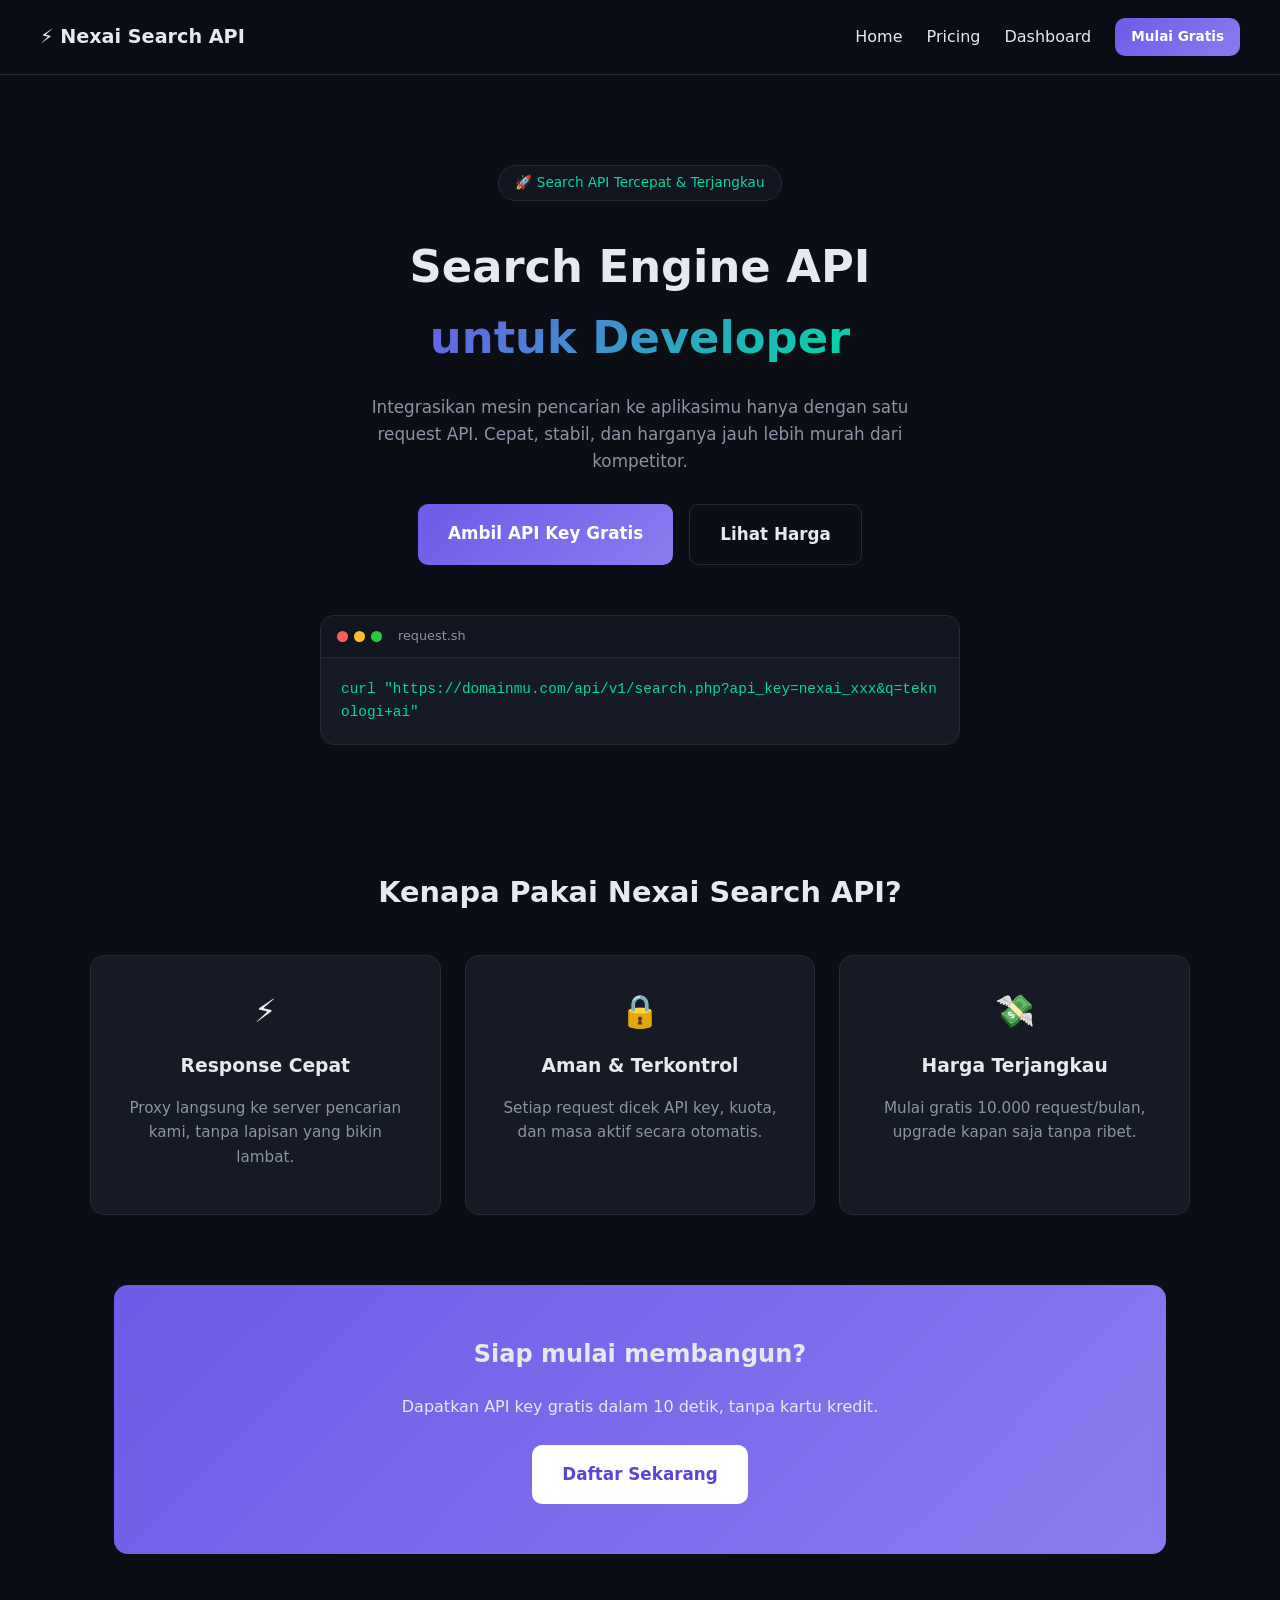
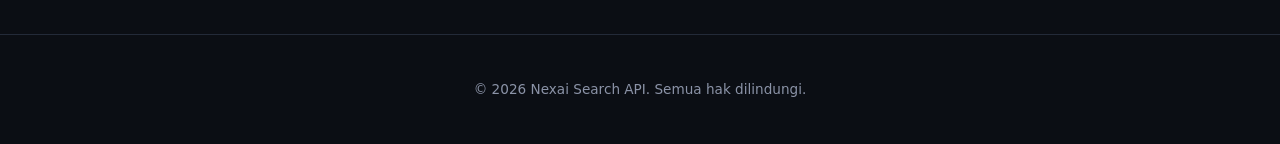
<file: index.html>
<!DOCTYPE html>
<html lang="id">
<head>
<meta charset="UTF-8">
<meta name="viewport" content="width=device-width, initial-scale=1.0">
<title>Nexai Search API - Search Engine API untuk Developer</title>
<link rel="stylesheet" href="css/style.css">
</head>
<body>

<nav class="navbar">
    <a href="index.html" class="logo">⚡ Nexai Search API</a>
    <div class="nav-links">
        <a href="index.html">Home</a>
        <a href="pricing.html">Pricing</a>
        <a href="dashboard.html">Dashboard</a>
        <a href="register.html" class="btn btn-primary btn-sm">Mulai Gratis</a>
    </div>
</nav>

<header class="hero">
    <div class="container">
        <span class="tag">🚀 Search API Tercepat & Terjangkau</span>
        <h1>Search Engine API<br><span class="gradient-text">untuk Developer</span></h1>
        <p class="hero-desc">
            Integrasikan mesin pencarian ke aplikasimu hanya dengan satu request API.
            Cepat, stabil, dan harganya jauh lebih murah dari kompetitor.
        </p>
        <div class="hero-actions">
            <a href="register.php" class="btn btn-primary btn-lg">Ambil API Key Gratis</a>
            <a href="pricing.html" class="btn btn-outline btn-lg">Lihat Harga</a>
        </div>

        <div class="code-preview">
            <div class="code-header">
                <span class="dot red"></span><span class="dot yellow"></span><span class="dot green"></span>
                <span class="code-title">request.sh</span>
            </div>
<pre class="code-block">curl "https://domainmu.com/api/v1/search.php?api_key=nexai_xxx&q=teknologi+ai"</pre>
        </div>
    </div>
</header>

<section class="container features">
    <h2 class="section-title">Kenapa Pakai Nexai Search API?</h2>
    <div class="grid-3">
        <div class="feature-card">
            <div class="feature-icon">⚡</div>
            <h3>Response Cepat</h3>
            <p>Proxy langsung ke server pencarian kami, tanpa lapisan yang bikin lambat.</p>
        </div>
        <div class="feature-card">
            <div class="feature-icon">🔒</div>
            <h3>Aman & Terkontrol</h3>
            <p>Setiap request dicek API key, kuota, dan masa aktif secara otomatis.</p>
        </div>
        <div class="feature-card">
            <div class="feature-icon">💸</div>
            <h3>Harga Terjangkau</h3>
            <p>Mulai gratis 10.000 request/bulan, upgrade kapan saja tanpa ribet.</p>
        </div>
    </div>
</section>

<section class="container cta">
    <div class="cta-box">
        <h2>Siap mulai membangun?</h2>
        <p>Dapatkan API key gratis dalam 10 detik, tanpa kartu kredit.</p>
        <a href="register.php" class="btn btn-primary btn-lg">Daftar Sekarang</a>
    </div>
</section>

<footer class="footer">
    <div class="container">
        <p>&copy; 2026 Nexai Search API. Semua hak dilindungi.</p>
    </div>
</footer>

</body>
        </html>
</file>
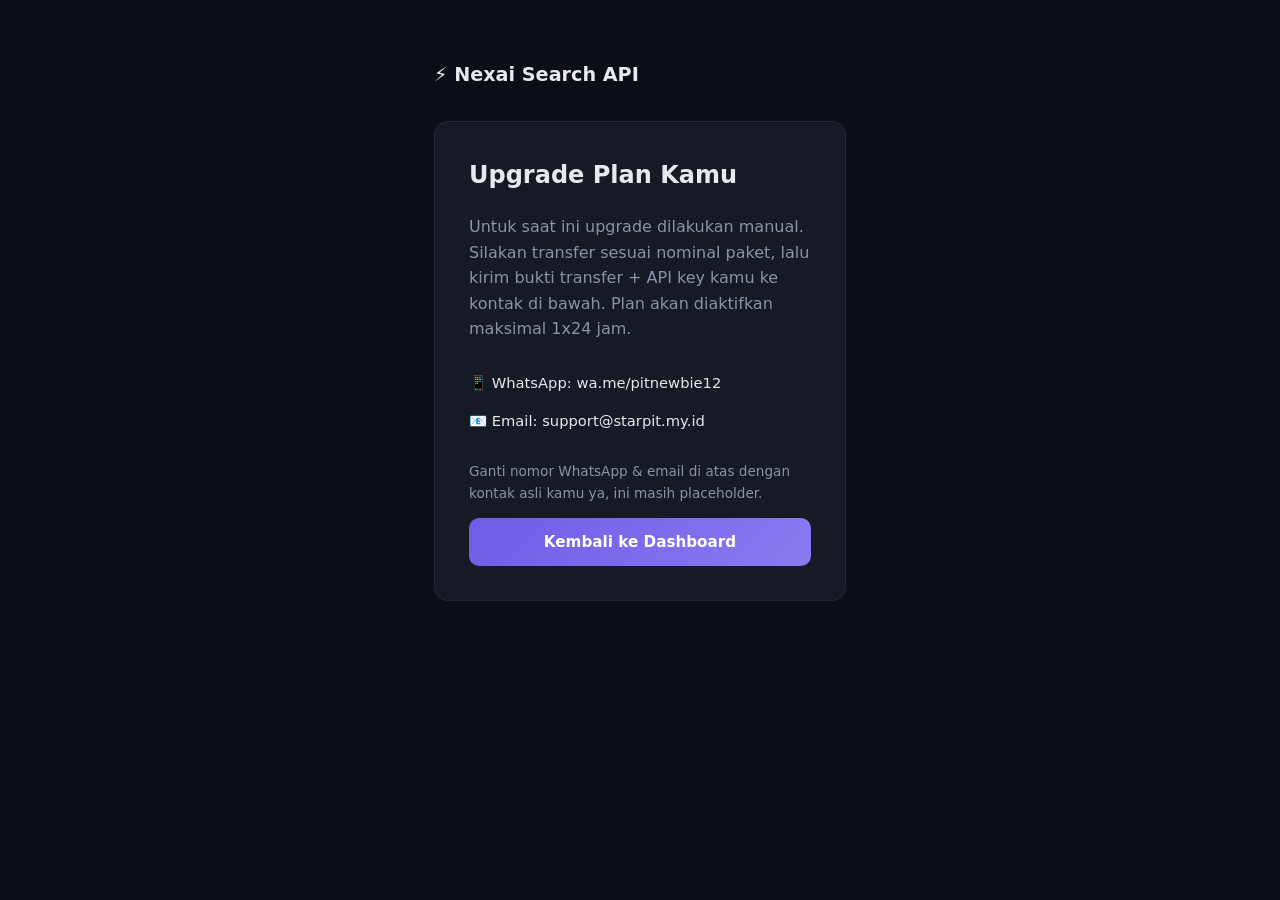
<file: contact.html>
<!DOCTYPE html>
<html lang="id">
<head>
<meta charset="UTF-8">
<title>Upgrade Plan - Nexai Search API</title>
<link rel="stylesheet" href="css/style.css">
</head>
<body>
<div class="container narrow">
    <a href="index.html" class="logo">⚡ Nexai Search API</a>
    <div class="card form-card">
        <h2>Upgrade Plan Kamu</h2>
        <p class="muted">
            Untuk saat ini upgrade dilakukan manual. Silakan transfer sesuai nominal paket,
            lalu kirim bukti transfer + API key kamu ke kontak di bawah. Plan akan
            diaktifkan maksimal 1x24 jam.
        </p>
        <ul class="pricing-features">
            <li>📱 WhatsApp: wa.me/pitnewbie12</li>
            <li>📧 Email: support@starpit.my.id</li>
        </ul>
        <p class="muted small">Ganti nomor WhatsApp & email di atas dengan kontak asli kamu ya, ini masih placeholder.</p>
        <a href="dashboard.php" class="btn btn-primary btn-block">Kembali ke Dashboard</a>
    </div>
</div>
</body>
</html>
</file>
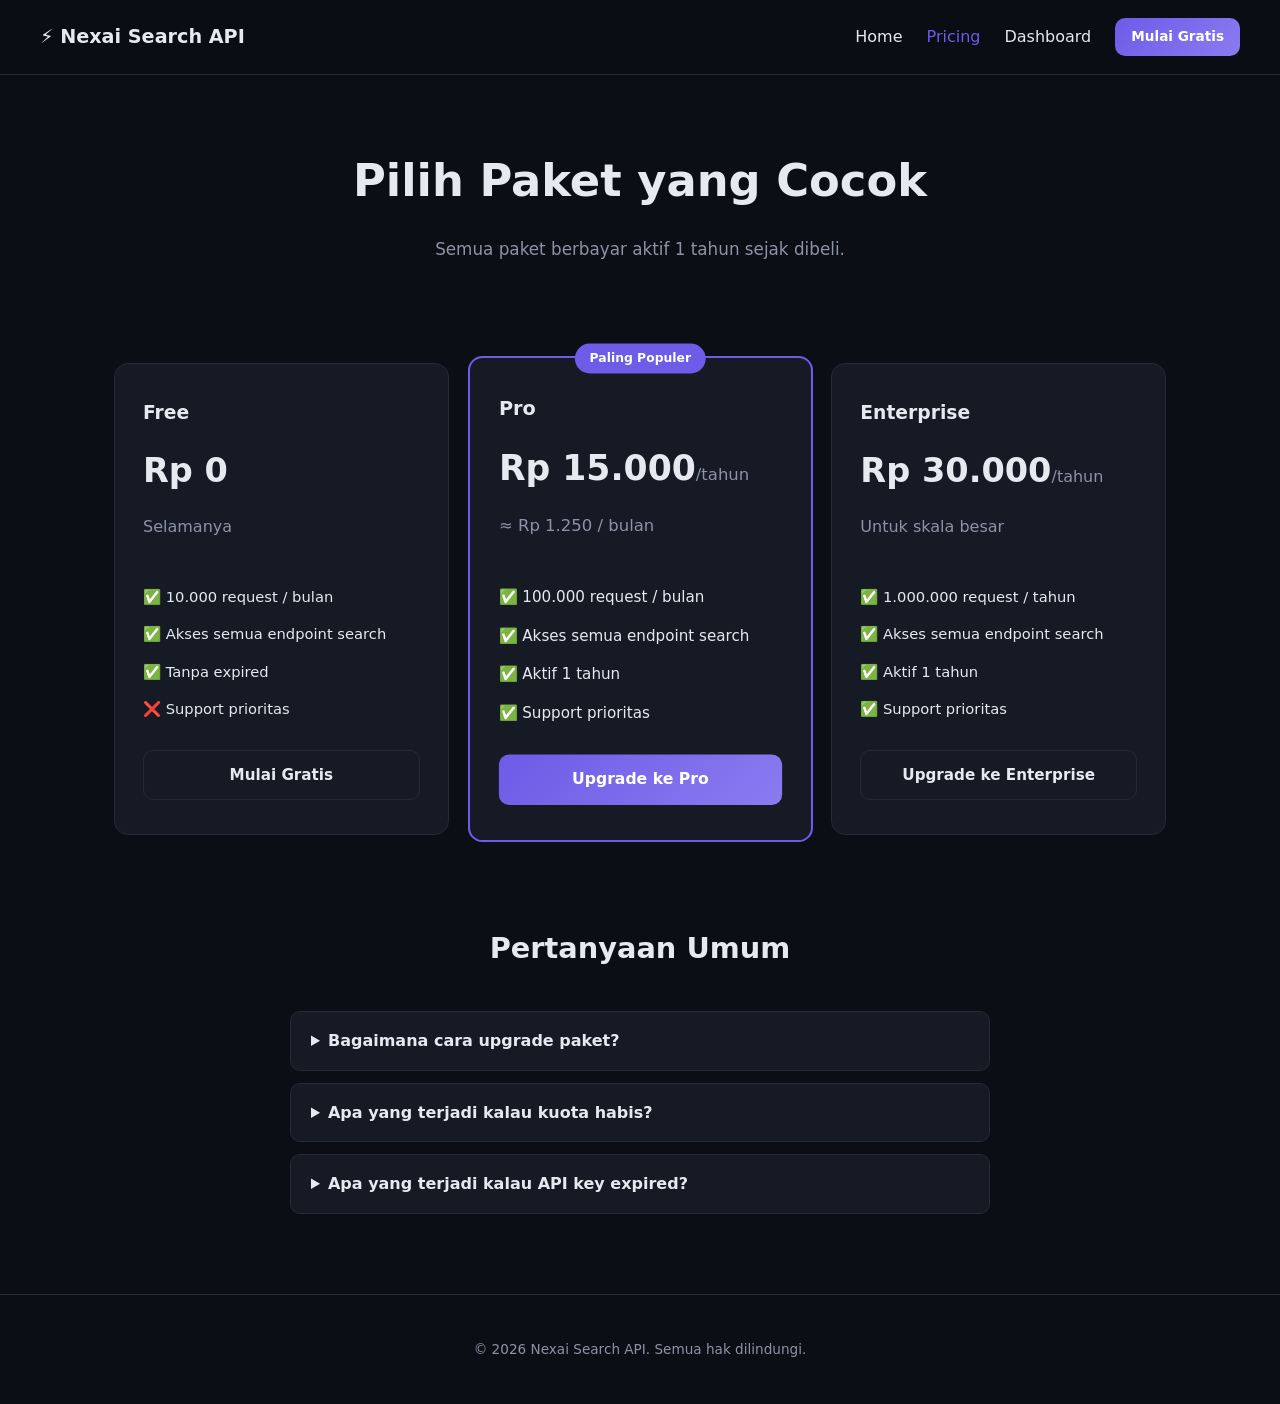
<file: pricing.html>
<!DOCTYPE html>
<html lang="id">
<head>
<meta charset="UTF-8">
<meta name="viewport" content="width=device-width, initial-scale=1.0">
<title>Pricing - Nexai Search API</title>
<link rel="stylesheet" href="css/style.css">
</head>
<body>

<nav class="navbar">
    <a href="index.html" class="logo">⚡ Nexai Search API</a>
    <div class="nav-links">
        <a href="index.html">Home</a>
        <a href="pricing.html" class="active">Pricing</a>
        <a href="dashboard.php">Dashboard</a>
        <a href="register.php" class="btn btn-primary btn-sm">Mulai Gratis</a>
    </div>
</nav>

<header class="hero hero-small">
    <div class="container">
        <h1>Pilih Paket yang Cocok</h1>
        <p class="hero-desc">Semua paket berbayar aktif 1 tahun sejak dibeli.</p>
    </div>
</header>

<section class="container">
    <div class="grid-3 pricing-grid">

        <div class="pricing-card">
            <h3>Free</h3>
            <div class="price">Rp 0</div>
            <p class="muted">Selamanya</p>
            <ul class="pricing-features">
                <li>✅ 10.000 request / bulan</li>
                <li>✅ Akses semua endpoint search</li>
                <li>✅ Tanpa expired</li>
                <li>❌ Support prioritas</li>
            </ul>
            <a href="register.php" class="btn btn-outline btn-block">Mulai Gratis</a>
        </div>

        <div class="pricing-card featured">
            <span class="popular-tag">Paling Populer</span>
            <h3>Pro</h3>
            <div class="price">Rp 15.000<span class="price-period">/tahun</span></div>
            <p class="muted">≈ Rp 1.250 / bulan</p>
            <ul class="pricing-features">
                <li>✅ 100.000 request / bulan</li>
                <li>✅ Akses semua endpoint search</li>
                <li>✅ Aktif 1 tahun</li>
                <li>✅ Support prioritas</li>
            </ul>
            <a href="contact.html?plan=pro" class="btn btn-primary btn-block">Upgrade ke Pro</a>
        </div>

        <div class="pricing-card">
            <h3>Enterprise</h3>
            <div class="price">Rp 30.000<span class="price-period">/tahun</span></div>
            <p class="muted">Untuk skala besar</p>
            <ul class="pricing-features">
                <li>✅ 1.000.000 request / tahun</li>
                <li>✅ Akses semua endpoint search</li>
                <li>✅ Aktif 1 tahun</li>
                <li>✅ Support prioritas</li>
            </ul>
            <a href="contact.html?plan=enterprise" class="btn btn-outline btn-block">Upgrade ke Enterprise</a>
        </div>

    </div>

    <div class="faq">
        <h2 class="section-title">Pertanyaan Umum</h2>
        <details>
            <summary>Bagaimana cara upgrade paket?</summary>
            <p>Klik tombol upgrade, lalu ikuti instruksi pembayaran. Setelah kami konfirmasi pembayaran, API key kamu otomatis di-upgrade dan masa aktifnya diperpanjang 1 tahun.</p>
        </details>
        <details>
            <summary>Apa yang terjadi kalau kuota habis?</summary>
            <p>Request akan ditolak dengan kode 429 sampai periode berikutnya dimulai, atau kamu upgrade ke paket yang lebih besar.</p>
        </details>
        <details>
            <summary>Apa yang terjadi kalau API key expired?</summary>
            <p>Request akan ditolak dengan kode 403. Perpanjang langganan untuk mengaktifkan kembali.</p>
        </details>
    </div>
</section>

<footer class="footer">
    <div class="container">
        <p>&copy; 2026 Nexai Search API. Semua hak dilindungi.</p>
    </div>
</footer>

</body>
</html>
</file>
<file: css/style.css>
/* =========================================================
   NEXAI SEARCH API — STYLESHEET
   ========================================================= */

:root {
    --bg: #0b0e14;
    --bg-soft: #11151f;
    --card: #151a24;
    --border: #232a38;
    --text: #e6e9ef;
    --muted: #8b93a7;
    --primary: #6c5ce7;
    --primary-dark: #5847d1;
    --accent: #00d9a5;
    --danger: #ff5c73;
    --radius: 14px;
}

* { box-sizing: border-box; }

body {
    margin: 0;
    font-family: 'Segoe UI', system-ui, -apple-system, sans-serif;
    background: var(--bg);
    color: var(--text);
    line-height: 1.6;
}

.container { max-width: 1100px; margin: 0 auto; padding: 0 24px; }
.container.narrow { max-width: 460px; padding-top: 60px; }

a { color: inherit; text-decoration: none; }

/* ---------- Navbar ---------- */
.navbar {
    display: flex;
    justify-content: space-between;
    align-items: center;
    padding: 18px 40px;
    border-bottom: 1px solid var(--border);
    background: rgba(11,14,20,0.9);
    position: sticky;
    top: 0;
    backdrop-filter: blur(8px);
    z-index: 10;
}
.logo { font-size: 1.2rem; font-weight: 700; }
.nav-links { display: flex; align-items: center; gap: 24px; }
.nav-links a:hover, .nav-links a.active { color: var(--primary); }

/* ---------- Buttons ---------- */
.btn {
    display: inline-block;
    padding: 12px 22px;
    border-radius: 10px;
    font-weight: 600;
    border: none;
    cursor: pointer;
    font-size: 0.95rem;
    transition: transform .15s ease, opacity .15s ease;
}
.btn:hover { transform: translateY(-2px); }
.btn-primary { background: linear-gradient(135deg, var(--primary), #8b7bf0); color: #fff; }
.btn-outline { background: transparent; border: 1px solid var(--border); color: var(--text); }
.btn-outline:hover { border-color: var(--primary); }
.btn-block { display: block; width: 100%; text-align: center; }
.btn-lg { padding: 16px 30px; font-size: 1.05rem; }
.btn-sm { padding: 8px 16px; font-size: 0.85rem; }
.btn-copy { background: var(--bg-soft); border: 1px solid var(--border); color: var(--accent); padding: 8px 14px; border-radius: 8px; cursor: pointer; }

/* ---------- Hero ---------- */
.hero { padding: 90px 0 60px; text-align: center; }
.hero-small { padding: 60px 0 20px; }
.tag {
    display: inline-block;
    background: var(--bg-soft);
    border: 1px solid var(--border);
    padding: 6px 16px;
    border-radius: 30px;
    font-size: 0.85rem;
    color: var(--accent);
    margin-bottom: 20px;
}
.hero h1 { font-size: 2.8rem; margin: 10px 0; }
.gradient-text {
    background: linear-gradient(135deg, var(--primary), var(--accent));
    -webkit-background-clip: text;
    background-clip: text;
    color: transparent;
}
.hero-desc { color: var(--muted); max-width: 560px; margin: 20px auto 30px; font-size: 1.05rem; }
.hero-actions { display: flex; gap: 16px; justify-content: center; margin-bottom: 50px; flex-wrap: wrap; }

.code-preview {
    max-width: 640px;
    margin: 0 auto;
    background: var(--card);
    border: 1px solid var(--border);
    border-radius: var(--radius);
    overflow: hidden;
    text-align: left;
}
.code-header { display: flex; gap: 6px; align-items: center; padding: 10px 16px; background: var(--bg-soft); border-bottom: 1px solid var(--border); }
.dot { width: 11px; height: 11px; border-radius: 50%; display: inline-block; }
.dot.red { background: #ff5f56; } .dot.yellow { background: #ffbd2e; } .dot.green { background: #27c93f; }
.code-title { margin-left: 10px; color: var(--muted); font-size: 0.8rem; }
.code-block {
    margin: 0;
    padding: 20px;
    font-family: 'Consolas', monospace;
    font-size: 0.9rem;
    color: var(--accent);
    overflow-x: auto;
    white-space: pre-wrap;
    word-break: break-all;
}

/* ---------- Sections ---------- */
.section-title { text-align: center; font-size: 1.8rem; margin-bottom: 40px; }
.features { padding: 40px 0 70px; }
.grid-3 { display: grid; grid-template-columns: repeat(3, 1fr); gap: 24px; }
.feature-card {
    background: var(--card);
    border: 1px solid var(--border);
    border-radius: var(--radius);
    padding: 30px;
    text-align: center;
}
.feature-icon { font-size: 2rem; margin-bottom: 14px; }
.feature-card h3 { margin: 10px 0; }
.feature-card p { color: var(--muted); font-size: 0.95rem; }

.cta { padding-bottom: 80px; }
.cta-box {
    background: linear-gradient(135deg, var(--primary), #8b7bf0);
    border-radius: var(--radius);
    text-align: center;
    padding: 50px;
}
.cta-box h2 { margin-top: 0; }
.cta-box .btn-primary { background: #fff; color: var(--primary-dark); margin-top: 10px; }

/* ---------- Pricing ---------- */
.pricing-grid { padding: 50px 0; }
.pricing-card {
    background: var(--card);
    border: 1px solid var(--border);
    border-radius: var(--radius);
    padding: 34px 28px;
    position: relative;
    display: flex;
    flex-direction: column;
}
.pricing-card.featured { border: 2px solid var(--primary); transform: scale(1.03); }
.popular-tag {
    position: absolute; top: -14px; left: 50%; transform: translateX(-50%);
    background: var(--primary); color: #fff; font-size: 0.75rem;
    padding: 5px 14px; border-radius: 20px; font-weight: 600;
}
.pricing-card h3 { margin: 0 0 6px; }
.price { font-size: 2.1rem; font-weight: 700; margin: 10px 0 0; }
.price-period { font-size: 1rem; color: var(--muted); font-weight: 400; }
.pricing-features { list-style: none; padding: 0; margin: 22px 0; flex: 1; }
.pricing-features li { padding: 7px 0; font-size: 0.92rem; color: var(--text); }

.faq { max-width: 700px; margin: 40px auto 80px; }
.faq details { background: var(--card); border: 1px solid var(--border); border-radius: 10px; padding: 16px 20px; margin-bottom: 12px; }
.faq summary { cursor: pointer; font-weight: 600; }
.faq p { color: var(--muted); margin-bottom: 0; }

/* ---------- Forms / Cards ---------- */
.card {
    background: var(--card);
    border: 1px solid var(--border);
    border-radius: var(--radius);
    padding: 34px;
    margin: 30px 0 60px;
}
.form-card h2 { margin-top: 0; }
label { display: block; font-size: 0.85rem; color: var(--muted); margin: 16px 0 6px; }
input[type=text], input[type=email], input[type=password], select {
    width: 100%;
    padding: 12px 14px;
    border-radius: 8px;
    border: 1px solid var(--border);
    background: var(--bg-soft);
    color: var(--text);
    font-size: 0.95rem;
}
input:focus, select:focus { outline: none; border-color: var(--primary); }
.muted { color: var(--muted); }
.small { font-size: 0.85rem; }

.alert { padding: 12px 16px; border-radius: 8px; margin: 16px 0; font-size: 0.9rem; }
.alert-error { background: rgba(255,92,115,0.12); color: var(--danger); border: 1px solid rgba(255,92,115,0.3); }

.badge { display: inline-block; padding: 5px 14px; border-radius: 20px; font-size: 0.8rem; font-weight: 600; margin-bottom: 14px; }
.badge-free { background: rgba(139,147,167,0.15); color: var(--muted); }
.badge-pro { background: rgba(108,92,231,0.15); color: var(--primary); }
.badge-enterprise { background: rgba(0,217,165,0.15); color: var(--accent); }

.key-box {
    display: flex; justify-content: space-between; align-items: center;
    background: var(--bg-soft); border: 1px solid var(--border);
    border-radius: 8px; padding: 12px 16px; margin: 8px 0 20px;
}
.key-box code { color: var(--accent); font-family: Consolas, monospace; word-break: break-all; }

.usage-block { margin: 20px 0; }
.usage-label { display: flex; justify-content: space-between; font-size: 0.85rem; color: var(--muted); margin-bottom: 8px; }
.progress-bar { background: var(--bg-soft); border-radius: 20px; overflow: hidden; height: 10px; border: 1px solid var(--border); }
.progress-fill { background: linear-gradient(135deg, var(--primary), var(--accent)); height: 100%; transition: width .3s ease; }

.admin-table { width: 100%; border-collapse: collapse; margin-top: 20px; }
.admin-table th, .admin-table td { padding: 10px 12px; border-bottom: 1px solid var(--border); font-size: 0.88rem; text-align: left; }
.inline-form { display: flex; gap: 8px; }

.footer { border-top: 1px solid var(--border); padding: 30px 0; text-align: center; color: var(--muted); font-size: 0.85rem; }

@media (max-width: 800px) {
    .grid-3 { grid-template-columns: 1fr; }
    .pricing-card.featured { transform: none; }
    .nav-links { gap: 12px; font-size: 0.85rem; }
    .hero h1 { font-size: 2.1rem; }
  }
</file>
